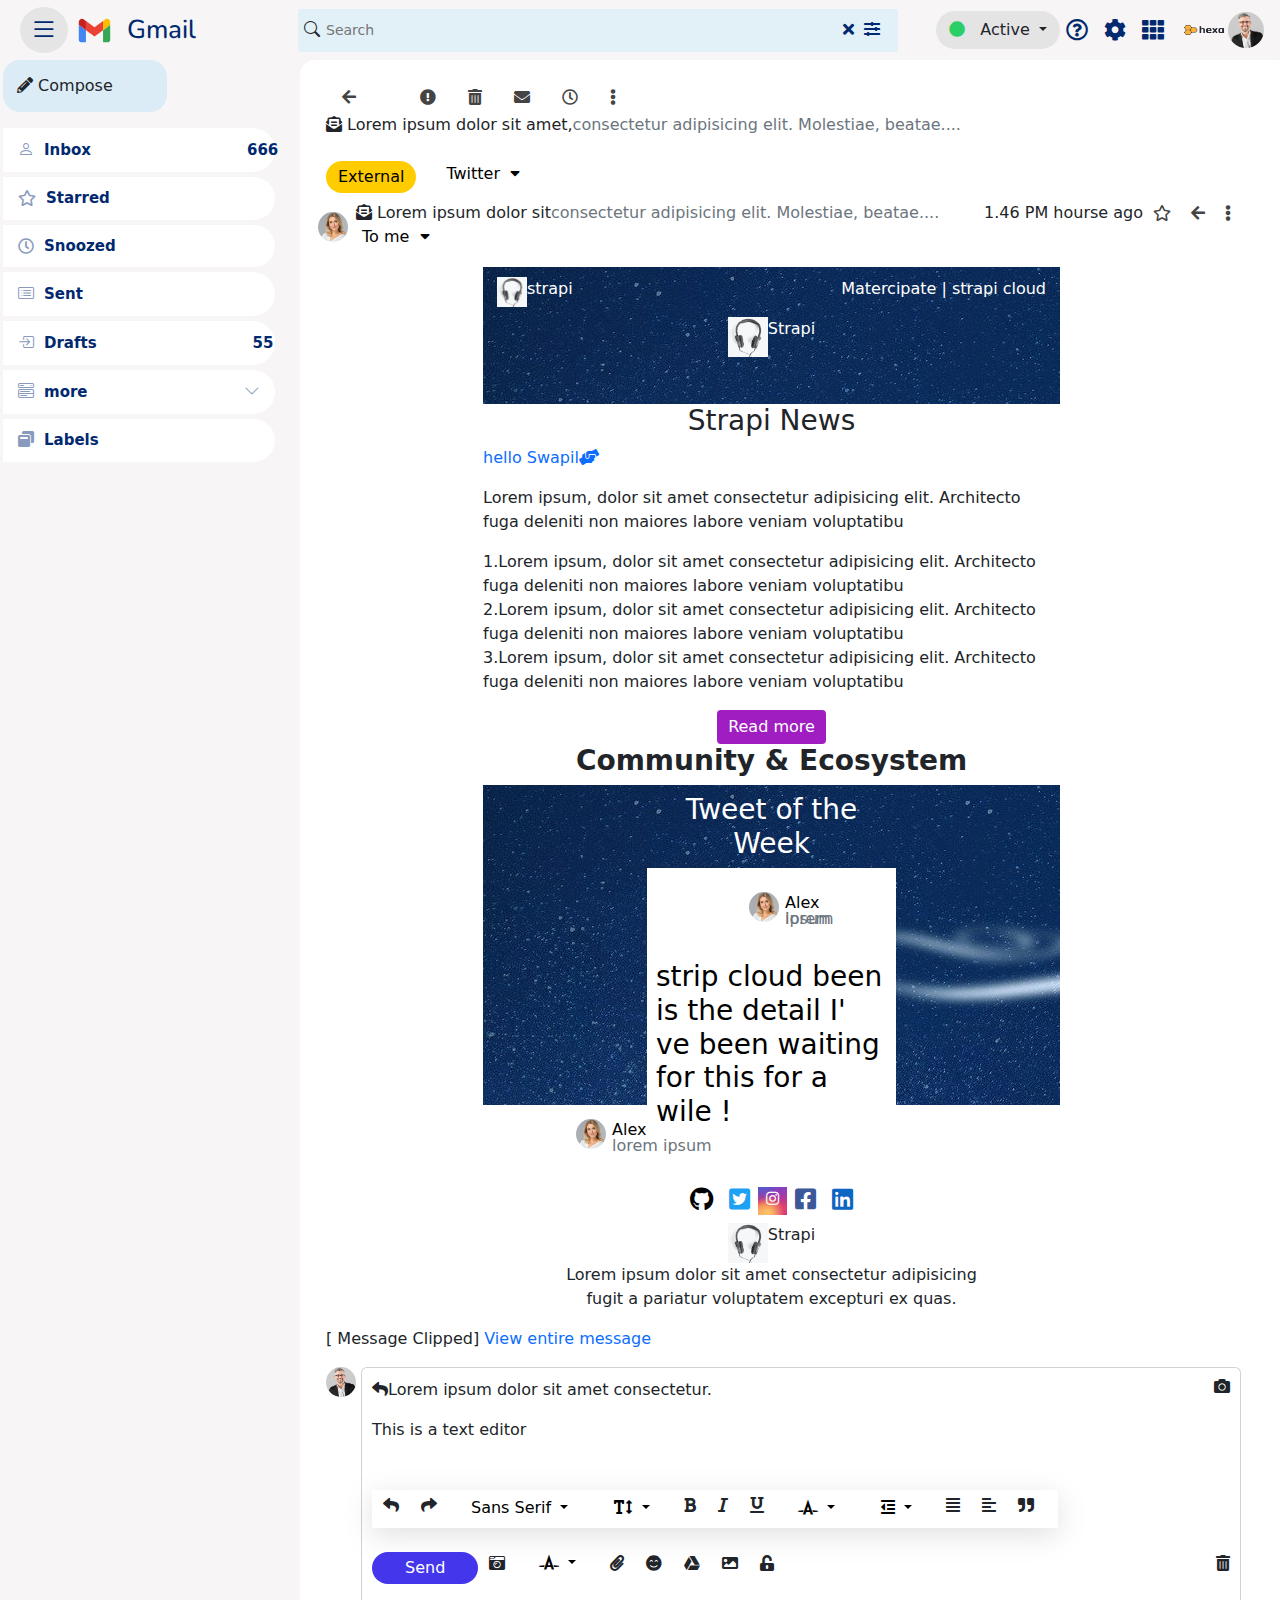
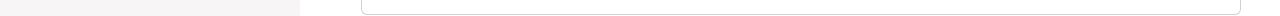
<file: gmail/detail.html>
<!DOCTYPE html>
<html lang="en">

<head>
  <meta charset="utf-8">
  <meta content="width=device-width, initial-scale=1.0" name="viewport">

  <title></title>
  <meta content="" name="description">
  <meta content="" name="keywords">

  <link href="assets/img/Gmail.svg" rel="icon">
  <link href="assets/img/Gmail.svg" rel="apple-touch-icon">

  <link href="https://fonts.googleapis.com/css?family=Open+Sans:300,300i,400,400i,600,600i,700,700i|Nunito:300,300i,400,400i,600,600i,700,700i|Poppins:300,300i,400,400i,500,500i,600,600i,700,700i" rel="stylesheet">
  <link rel="stylesheet" href="https://cdnjs.cloudflare.com/ajax/libs/font-awesome/5.15.4/css/all.min.css" integrity="sha512-1ycn6IcaQQ40/MKBW2W4Rhis/DbILU74C1vSrLJxCq57o941Ym01SwNsOMqvEBFlcgUa6xLiPY/NS5R+E6ztJQ==" crossorigin="anonymous" referrerpolicy="no-referrer" />
  <link href="assets/vendor/bootstrap/css/bootstrap.min.css" rel="stylesheet">
  <link href="assets/vendor/bootstrap-icons/bootstrap-icons.css" rel="stylesheet">
  <link href="assets/css/style.css" rel="stylesheet">
</head>
<body class="bg_tv">

  <!-- ======= header ======= -->
  <header id="header" class="header fixed-top d-flex align-items-center">
    <i class="bi bi-list toggle-sidebar-btn"></i>
    <div class="d-flex align-items-center justify-content-between">
      <a href="index.html" class="logo d-flex align-items-center">
        <img src="assets/img/Gmail.svg" alt="">
        <span class="">Gmail</span>
      </a>
    </div>
    <div class="search-bar">
      <form class="search-form d-flex align-items-center" method="POST" action="#">
        <a><i class="bi bi-search"></i></a>
        <input type="text" name="query" placeholder="Search" title="Enter search keyword">
        <button type="submit" title="Search"><i class="fas fa-times"></i> &nbsp;<i class="fas fa-sliders-h"></i></button>
      </form>
    </div>
    <nav class="header-nav ms-auto">
      <ul class="d-flex align-items-center">
        <li>
          <div class="dropdown">
            <button class="btn  dropdown-toggle activ_bg" type="button" data-bs-toggle="dropdown" aria-expanded="false">
              <i class="fas fa-circle"></i> &nbsp; Active
            </button>
            <ul class="dropdown-menu notifications dropdown-menu-arrow py-3">
              <li>
                <a class="dropdown-item" href="#">
                  <div class="d-flex dot_b">
                    <i class="fas fa-circle"></i>
                    <div class="auto_b">
                      <p>Automatic</p>
                      <p class="fs-8 text-secodary">Based o Activity</p>
                    </div>
                    <div class="righ text-black">
                      <i class="fas fa-check"></i>
                    </div>
                  </div>
                </a>
            </li>
              <li>
                <a class="dropdown-item" href="#">
                  <div class="d-flex dot_min">
                    <i class="fas fa-minus-circle"></i>
                    <div class="auto_b">
                      <p>Do not distrb</p>
                      <p class="fs-6 text-secodary">mute chat notifications</p>
                    </div>
                  </div>
                </a>
            </li>
            <li>
              <a class="dropdown-item" href="#">
                <div class="form-check">
                  <input class="form-check-input" type="radio" name="flexRadioDefault" id="flexRadioDefault1">
                  <label class="form-check-label" for="flexRadioDefault1">
                    Set as away
                  </label>
                </div>
              </a>
            </li>
            <li>
              <hr class="dropdown-divider">
            </li>
            <li>
              <a class="dropdown-item" href="#">
                <div class="d-flex dot_pen">
                  <i class="fas fa-pencil-alt"></i>
                  <div class="">
                    <p>Add a Status</p>
                  </div>
                </div>
              </a>
            </li>
            <li>
              <hr class="dropdown-divider">
            </li>
            <li>
              <a class="dropdown-item" href="#">
                <div class="d-flex dot_b">
                  <div class="">
                    <p class="ms-4">Chat notifications setting</p>
                  </div>
                </div>
              </a>
            </li>
            </ul>
          </div>
        </li>
      
        <li class="nav-item d-block d-lg-none ps-4">
          <a class="nav-link nav-icon search-bar-toggle " href="#">
            <i class="bi bi-search"></i>
          </a>
        </li>
        <li class="nav-item dropdown">
          <a class="nav-link nav-icon" href="#" data-bs-toggle="dropdown">
            <i class="far fa-question-circle"></i>
          </a>
          <ul class="dropdown-menu dropdown-menu-end dropdown-menu-arrow notifications">
            <li class="notification-item">
              Help
          </li>
            <li class="notification-item">
                Training
            </li>
            <li class="notification-item">
             Updates
            </li>
            <li>
              <hr class="dropdown-divider">
            </li>
            <li class="notification-item">
              send feedback to Google
            </li>
          </ul>
        </li>
        <li class="nav-item dropdown">
          <a class="nav-link nav-icon" href="#" data-bs-toggle="dropdown">
            <i class="fas fa-cog"></i>
          </a>
        </li>
        <li class="nav-item dropdown">
          <a class="nav-link nav-icon" href="#" data-bs-toggle="dropdown">
            <i class="fas fa-th"></i>
          </a>
        </li>
        <li class="nav-item dropdown pe-3">
          <a class="nav-link nav-profile d-flex align-items-center pe-0" href="#" data-bs-toggle="dropdown">
            <span class="d-none d-md-block nxt_t"><img src="./assets/img/hexa.png"></span>
            <img src="assets/img/messages-3.jpg" alt="Profile" class="rounded-circle">
          </a><!-- End Profile Iamge Icon -->

          <ul class="dropdown-menu dropdown-menu-end dropdown-menu-arrow profile">
            <li class="dropdown-header">
              <h6>Kevin Anderson</h6>
              <span>Web Designer</span>
            </li>
            <li>
              <hr class="dropdown-divider">
            </li>
            <li>
              <a class="dropdown-item d-flex align-items-center" href="users-profile.html">
                <i class="bi bi-person"></i>
                <span>My Profile</span>
              </a>
            </li>
            <li>
              <hr class="dropdown-divider">
            </li>
            <li>
              <a class="dropdown-item d-flex align-items-center" href="users-profile.html">
                <i class="bi bi-gear"></i>
                <span>Account Settings</span>
              </a>
            </li>
            <li>
              <hr class="dropdown-divider">
            </li>

            <li>
              <a class="dropdown-item d-flex align-items-center" href="">
                <i class="bi bi-question-circle"></i>
                <span>Need Help?</span>
              </a>
            </li>
            <li>
              <hr class="dropdown-divider">
            </li>

            <li>
              <a class="dropdown-item d-flex align-items-center" href="#">
                <i class="bi bi-box-arrow-right"></i>
                <span>Sign Out</span>
              </a>
            </li>

          </ul>
        </li>

      </ul>
    </nav>
  </header>
  <aside id="sidebar" class="sidebar">
    <li class="nav-item compose mb-3">
      <a class="nav-link " href="#">
        <i class="fas fa-pencil-alt"></i>
        <span>Compose</span>
      </a>
    </li>
    <!-- compose end -->
    <ul class="sidebar-nav" id="sidebar-nav">
      <li class="nav-item">
        <a class="nav-link collapsed" href="#">
          <i class="bi bi-person"></i>
          <span>Inbox</span>
          <span class="nav_t">666</span>
        </a>
      </li>

      <li class="nav-item">
        <a class="nav-link collapsed" href="#">
          <i class="far fa-star"></i>
          <span>Starred</span>
        </a>
      </li>

      <li class="nav-item">
        <a class="nav-link collapsed" href="#">
          <i class="far fa-clock"></i>
          <span>Snoozed</span>
        </a>
      </li>

      <li class="nav-item">
        <a class="nav-link collapsed" href="#">
          <i class="bi bi-card-list"></i>
          <span>Sent</span>
        </a>
      </li>

      <li class="nav-item">
        <a class="nav-link collapsed" href="#">
          <i class="bi bi-box-arrow-in-right"></i>
          <span>Drafts</span>
          <span class="nav_t">55</span>

        </a>
      </li>

      <li class="nav-item">
        <a class="nav-link collapsed" data-bs-target="#components-nav" data-bs-toggle="collapse" href="#">
          <i class="bi bi-menu-button-wide"></i><span>more</span><i class="bi bi-chevron-down ms-auto"></i>
        </a>
        <ul id="components-nav" class="nav-content collapse " data-bs-parent="#sidebar-nav">
          <li>
            <a href="#">
              <i class="far fa-bookmark"></i><span>Important</span>
            </a>
          </li>
          <li>
            <a href="#">
              <i class="far fa-paper-plane"></i><span>Scheduled</span>
            </a>
          </li>
          <li>
            <a href="#">
              <i class="fas fa-envelope"></i><span>All Mail</span>
            </a>
          </li>
          <li>
            <a href="#">
              <i class="fas fa-exclamation-circle"></i><span>Spam</span>
            </a>
          </li>
          <li>
            <a href="#">
              <i class="fas fa-trash-alt"></i><span>Trash</span>
            </a>
          </li>
          <li class="nav-item">
              <a class="btn " data-bs-toggle="collapse" href="#collapseExample" role="button" aria-expanded="false" aria-controls="collapseExample">
                <i class="fas fa-caret-right"></i><i class="far fa-bookmark"></i> &nbsp; categories
              </a>
            <div class="collapse" id="collapseExample">
              <div class=" card-body cat_lv">
                <ul>
                  <li> <a href="#"><i class="fas fa-user-friends"></i>Social</a></li>
                  <li> <a href="#"><i class="fas fa-exclamation-circle"></i>Updates</a></li>
                  <li> <a href="#"><i class="fas fa-comments"></i>Forums</a></li>
                  <li> <a href="#"><i class="fas fa-tag"></i>Promotions</a></li>
                </ul>
              </div>
            </div>
          </li>
          <li>
            <a href="#">
              <i class="fas fa-cog"></i><span>Manage labels</span>
            </a>
          </li>
          <li>
            <a href="./detail.html">
              <i class="fas fa-plus"></i><span>Create new label</span>
            </a>
          </li>
        </ul>
      </li>
      <li class="nav-item">
        <a class="nav-link collapsed" href="#">
          <span><i class="fas fa-window-restore"></i>Labels</span>
        </a>
      </li>
    </ul>

  </aside>

  <main id="main" class="main ">
    <div class="d-flex step_p mb-2 ms-4">
        <i class="fas fa-arrow-left"></i>
        <i class="fas fa-comment-alt-slash"></i>
        <i class="fas fa-exclamation-circle"></i>
        <i class="fas fa-trash-alt"></i>
        <i class="fas fa-envelope"></i>
        <i class="far fa-clock"></i>
        <i class="fas fa-ellipsis-v"></i>
    </div>
    <div class="d-flex mb-2 ms-4">
        <p class="txt_tab"><i class="fas fa-envelope-open-text"></i> Lorem ipsum dolor sit amet,<span class="text-secondary fs-8">consectetur adipisicing elit. Molestiae, beatae....</span></p>
        <i class="fas fa-comment-alt-slash"></i>
        <i class="fas fa-arrow-alt-to-right"></i>
    </div>
    <div class="d-flex ms-4">
        <div>
            <button class="extra">External</button>
        </div>
        <div class="d-flex ms-4">
            <div class="filter me-3 ">
                <button class="check_t d-flex" href="#" data-bs-toggle="dropdown">
                 Twitter &nbsp; <i class="fas fa-sort-down"></i></button>
                <ul class="dropdown-menu dropdown-menu-end dropdown-menu-arrow">
                  <li><a class="dropdown-item" href="#">Today</a></li>
                  <li><a class="dropdown-item" href="#">This Month</a></li>
                  <li><a class="dropdown-item" href="#">This Year</a></li>
                </ul>
              </div>
        </div>
    </div>
    <div class="d-flex mt-2 justify-content-between ms-4">
        <div class="d-flex per_m">
            <div class="d-flex">
                <img src="./assets/img/messages-2.jpg" width="30" height="30">
                <div class="">
                    <p class="txt_tab"><i class="fas fa-envelope-open-text"></i> Lorem ipsum dolor sit<span class="text-secondary fs-8">consectetur adipisicing elit. Molestiae, beatae....</span></p>
                    <div class="d-flex">
                        <div class="filter me-3 tome">
                            <button class="check_t d-flex" href="#" data-bs-toggle="dropdown">
                            To me &nbsp; <i class="fas fa-sort-down"></i></button>
                            <ul class="dropdown-menu dropdown-menu-end dropdown-menu-arrow">
                            <li><a class="dropdown-item" href="#">Today</a></li>
                            <li><a class="dropdown-item" href="#">This Month</a></li>
                            <li><a class="dropdown-item" href="#">This Year</a></li>
                            </ul>
                        </div>
                    </div>
                </div>
            </div>
        </div>
        <div class="d-flex time_p">
            <p>1.46 PM hourse ago</p>
            <i class="far fa-star"></i>
            <i class="fas fa-arrow-left"></i>
            <i class="fas fa-ellipsis-v"></i>
        </div>
    </div>
    <div class="detail_pg">
        <div class="card leter">
            <div class="strapi">
                <div class="d-flex justify-content-between">
                    <div class="d-flex"><img src="./assets/img/product-5.jpg" width="30" height="30"><p>strapi</p></div>
                    <div class=""><p>Matercipate | strapi cloud</p></div>
                </div>
                <div class=" text-white d-flex justify-content-center mr-auto">
                    <img src="./assets/img/product-5.jpg" width="40" height="40"><p>Strapi</p>
                </div>
            </div>
            <h3 class="text-center">Strapi News</h3>
            <p class="text-start text-primary  mb-3">hello Swapil<i class="fas fa-hands-helping"></i></p>
            <p>Lorem ipsum, dolor sit amet consectetur adipisicing elit. Architecto fuga deleniti non maiores labore veniam voluptatibu</p>
            <ul>
                <li>
                    1.<a href="bild better wester with remix with kent"></a><span>Lorem ipsum, dolor sit amet consectetur adipisicing elit. Architecto fuga deleniti non maiores labore veniam voluptatibu
                    </span>
                </li>
                <li>
                    2.<a href="bild better wester with remix with kent"></a><span>Lorem ipsum, dolor sit amet consectetur adipisicing elit. Architecto fuga deleniti non maiores labore veniam voluptatibu
                    </span>
                </li>
                <li>
                    3.<a href="bild better wester with remix with kent"></a><span>Lorem ipsum, dolor sit amet consectetur adipisicing elit. Architecto fuga deleniti non maiores labore veniam voluptatibu
                    </span>
                </li>
            </ul>
            <div class="d-flex mr-auto justify-content-center read">
                <button>Read more</button>
            </div>
            <hr class="dropdown-divider">
            <div class="">
                <h3 class="fw-bold text-center">Community & Ecosystem</h3>
            </div>
            <div class="tweet">
                <h3 class="text-center pt-2">Tweet of the Week</h3>
                <div class="bg_vr">
                    <div class="d-flex strip">
                        <img src="./assets/img/messages-2.jpg" width="30" height="30">
                        <div class="alex">
                            <p class="text-black">Alex</p>
                            <p class="text-secondary">lorem ipsum</p>
                        </div>
                    </div>
                    <h3 class="text-black">strip cloud been is the detail I' ve been waiting for this for a wile !</h3>
                </div>
            </div>

              <div class="">
                <div class="d-flex strip">
                    <img src="./assets/img/messages-2.jpg" width="30" height="30">
                    <div class="alex">
                        <p class="text-black">Alex</p>
                        <p class="text-secondary">lorem ipsum</p>
                    </div>
                </div>
                <div class="d-flex mr-auto justify-content-center social mb-2">
                  <a href="" class="git"><i class="fab fa-github"></i></a>
                  <a href="" class="twit"><i class="fab fa-twitter-square"></i></a>
                  <a href="" class="inst"><i class="fab fa-instagram"></i></a>
                  <a href="" class="face"><i class="fab fa-facebook-square"></i></a>
                  <a href="" class="linkd"><i class="fab fa-linkedin"></i></a>
                </div>
                <div class="text-center">
                    <div class="">
                      <div class="d-flex justify-content-center mr-auto"><img src="./assets/img/product-5.jpg" width="40" height="40"><p>Strapi</p>
                      </div>
                      <p>Lorem ipsum dolor sit amet consectetur adipisicing <br> fugit a pariatur voluptatem excepturi ex quas.</p>
                   </div>
                </div>
            </div>
        </div>    
    </div>
    <div class="ms-4">
      <p>[ Message Clipped] <a href="#">View entire message</a></p>
    </div>
    <div class="d-flex got ms-4">
      <img src="./assets/img/messages-3.jpg" width="30" height="30">
      <div class="card text_chat">
        <div class="d-flex justify-content-between">
          <p><i class="fas fa-reply"></i>Lorem ipsum dolor sit amet consectetur.</p>
          <i class="fas fa-camera"></i>
        </div>
        <p class="">This is a  text editor</p>

        <div class="mt-4">
           <div class="d-flex boxig my-2">
            <ul class="d-flex store">
              <li class="mt-1"><i class="fas fa-reply"></i></li>
              <li class="mt-1"><i class="fas fa-share"></i></li>
              <li>
                <div class="dropdown top_br">
                  <button class="btn btn-secondary dropdown-toggle" type="button" data-bs-toggle="dropdown" aria-expanded="false">
                    Sans Serif
                  </button>
                  <ul class="dropdown-menu">
                    <li><a class="dropdown-item" href="#">Action</a></li>
                    <li><a class="dropdown-item" href="#">Another action</a></li>
                    <li><a class="dropdown-item" href="#">Something else here</a></li>
                  </ul>
                </div>
              </li>
              <li>
                <div class="dropdown top_br">
                  <button class="btn btn-secondary dropdown-toggle" type="button" data-bs-toggle="dropdown" aria-expanded="false">
                    <i class="fas fa-text-height"></i>
                  </button>
                  <ul class="dropdown-menu">
                    <li><a class="dropdown-item" href="#">Action</a></li>
                    <li><a class="dropdown-item" href="#">Another action</a></li>
                    <li><a class="dropdown-item" href="#">Something else here</a></li>
                  </ul>
                </div>
              </li>
              <li class="mt-1">
                <i class="fas fa-bold"></i>
              </li>
              <li class="mt-1"><i class="fas fa-italic"></i>
              </li>
              <li class="mt-1"><i class="fas fa-underline"></i>
              </li>
              <li class="mb-1">
                <div class="dropdown top_br pb-4">
                  <button class="btn btn-secondary dropdown-toggle mb-3" type="button" data-bs-toggle="dropdown" aria-expanded="false">
                    <i class="fab fa-autoprefixer"></i>
                  </button>
                  <ul class="dropdown-menu">
                    <li><a class="dropdown-item" href="#">Action</a></li>
                    <li><a class="dropdown-item" href="#">Another action</a></li>
                    <li><a class="dropdown-item" href="#">Something else here</a></li>
                  </ul>
                </div>
              </li>
              <li>
                <div class="dropdown top_br">
                  <button class="btn btn-secondary dropdown-toggle" type="button" data-bs-toggle="dropdown" aria-expanded="false">
                    <i class="fas fa-outdent"></i>
                  </button>
                  <ul class="dropdown-menu">
                    <li><a class="dropdown-item" href="#">Action</a></li>
                    <li><a class="dropdown-item" href="#">Another action</a></li>
                    <li><a class="dropdown-item" href="#">Something else here</a></li>
                  </ul>
                </div>
              </li>
              <li class="mt-1"> <i class="fas fa-align-justify"></i>
              </li>
              <li class="mt-1"><i class="fas fa-align-left"></i>
              </li>
              <li class="mt-1"><i class="fas fa-quote-right"></i>
              </li>
            </ul>
           </div>
        </div>
        <div class="d-flex justify-content-between mr-auto">
          <div class="d-flex">
              <div class="">
                 <button class="send">Send</button>
              </div>
              <ul class="d-flex store">
                <li><i class="fas fa-camera-retro"></i></li>
                <li>
                  <div class="dropdown top_br lv_d">
                    <button class="btn btn-secondary dropdown-toggle" type="button" data-bs-toggle="dropdown" aria-expanded="false">
                      <i class="fab fa-autoprefixer"></i>
                    </button>
                    <ul class="dropdown-menu">
                      <li><a class="dropdown-item" href="#">Action</a></li>
                      <li><a class="dropdown-item" href="#">Another action</a></li>
                      <li><a class="dropdown-item" href="#">Something else here</a></li>
                    </ul>
                  </div>
                </li>
                <li><i class="fas fa-paperclip"></i></li>
                <li><i class="fas fa-smile-beam"></i></li>
                <li><i class="fab fa-google-drive"></i></li>
                <li><i class="fas fa-image"></i></li>
                <li><i class="fas fa-unlock-alt"></i></li>
                <li></li>
              </ul>
          </div>
          <div class="">
            <i class="fas fa-trash-alt"></i>
          </div>
        </div>
      </div>
    </div>
  </main>
  <script src="assets/vendor/bootstrap/js/bootstrap.bundle.min.js"></script>
  <script src="assets/js/main.js"></script>
</body>
</html>
</file>
<file: gmail/assets/css/style.css>
body{overflow: hidden;  background-color: #f7f5f5;
font-size: 16px;}
#main {
  margin-top: 60px;
    padding: 28px 38px 0px 1px;
    transition: all 0.3s;
    background-color: #fff;
    border: 1px solid #fff;
    border-radius: 14px 0px 0px 0px;
}

@media (max-width: 1199px) {
  #main {
    padding: 20px;
  }
}

.dropdown-menu {
  width: 240px;
  border-radius: 4px;
  padding: 0px 0;
  -webkit-animation-name: dropdown-animate;
  animation-name: dropdown-animate;
  -webkit-animation-duration: 0.2s;
  animation-duration: 0.2s;
  -webkit-animation-fill-mode: both;
  animation-fill-mode: both;
  border: 0;
  box-shadow: 0 5px 30px 0 rgba(82, 63, 105, 0.2);
}

.dropdown-menu .dropdown-header,
.dropdown-menu .dropdown-footer {
  text-align: center;
  font-size: 15px;
  padding: 10px 25px;
}

.dropdown-menu .dropdown-footer a {
  color: #444444;
  text-decoration: underline;
}

.dropdown-menu .dropdown-footer a:hover {
  text-decoration: none;
}

.dropdown-menu .dropdown-divider {
  color: #a5c5fe;
  margin: 0;
}

.dropdown-menu .dropdown-item {
  font-size: 14px;
  padding: 6px 9px;
  transition: 0.3s;
}

.dropdown-menu .dropdown-item i {
  margin-right: 10px;
  font-size: 18px;
  line-height: 0;
}

.dropdown-menu .dropdown-item:hover {
  background-color: #f6f9ff;
}

@media (min-width: 768px) {
  .dropdown-menu-arrow::before {
    content: "";
    width: 13px;
    height: 13px;
    background: #fff;
    position: absolute;
    top: -7px;
    right: 20px;
    transform: rotate(45deg);
    border-top: 1px solid #eaedf1;
    border-left: 1px solid #eaedf1;
  }
}


.logo {
  line-height: 1;
}

@media (min-width: 1200px) {
  .logo {
    width: 210px;
  }
}

.logo img {
  max-height: 35px;
  margin-right: 6px;
}

.logo span {
  font-size: 26px;
  font-weight: 500;
  color: #012970;
  font-family: "Nunito", sans-serif;
}

.header {
  transition: all 0.5s;
  z-index: 997;
  height: 60px;
  background-color: #f7f5f5;
  padding-left: 20px;
  /* Toggle Sidebar Button */
  /* Search Bar */
}

.header .toggle-sidebar-btn {
  font-size: 28px;
  cursor: pointer;
  color: #012970;
  background: #e5e5e5;
  border-radius: 50%;
  padding: 2px 10px;
}

.header .search-bar {
  min-width: 360px;
  padding: 0 20px;
}

@media (max-width: 1199px) {
  .header .search-bar {
    position: fixed;
    top: 50px;
    left: 0;
    right: 0;
    border: none;
    padding: 20px;
    background: #f5f8fe;
    z-index: 9999;
    transition: 0.3s;
    visibility: hidden;
    opacity: 0;
  }

  .header .search-bar-show {
    top: 60px;
    visibility: visible;
    opacity: 1;
  }
}

.header .search-form {
  width: 600px;
}

.header .search-form input {
  border: none;
  font-size: 14px;
  color: #012970;
  padding: 11px 36px 11px 28px;
  border-radius: 3px;
  transition: 0.3s;
  background-color: #e2f0f7;
  width: 100%;
}
.activ_bg{
  background-color: #e5e4e4;
  border-radius: 30px;
  margin-right: 6px;
}
.activ_bg:hover{
  background-color: #e5e4e4 !important;
  border-radius: 30px;
  border: none;
}
.auto_b{line-height: 1px;}
.active_bg{    inset: 8px -15px auto auto !important;}
.activ_bg i{color: #2acf68;}
.dot_b i{padding: 10px 5px;font-size: 13px;  color:#2ace68;}
.dot_min i {padding: 10px 5px;font-size: 13px;   color: red;}
.dot_pen i {padding: 10px 5px;font-size: 13px;  color: #444444;}
.header .search-form input:hover {
  outline: none;
  box-shadow: 0 0 10px 0 rgba(1, 41, 112, 0.15);
  background-color: #fff;
}
.compose{list-style: none;
  background-color: #dbecf7;
  width: 164px;
  border-radius: 17px;}
  .compose a{padding: 14px 14px;}
.form-check-input {
  width: 1.3em !important;
  height: 1.3em !important;
margin-right: 14px;}
  .txt_tab{font-weight: 500;}
.righ i{padding-left: 48px;color: #000 !important;}
.nxt_t img{width: 48px;}

.form-check .form-check-input {
  margin-left: -1.1em !important;
}
.tab_scroll{    overflow: scroll;
  overflow-x: hidden;
  overflow-y: scroll;
  height: 590px;}

  .tab_scroll::-webkit-scrollbar {width: 0.4em;border-radius: 8px;}
.tab_scroll::-webkit-scrollbar-track {-webkit-box-shadow: inset 0 0 3px rgba(211, 209, 209, 0.3);}
.tab_scroll::-webkit-scrollbar-thumb {background-color: rgb(204, 203, 201);outline: 1px solid rgb(204, 203, 201);
border-radius: 1px;}
.cat_lv{background: none; box-shadow: none;}
.header .search-form button {
  border: none;
  padding: 0;
  margin-left: -55px;
  background: none;
}

.header .search-form button i {
  color: #012970;
}
.header .search-form a i{position: absolute;
  padding: 0px 6px;top: 18px;}
/*--------------------------------------------------------------
# Header Nav
--------------------------------------------------------------*/
.header-nav ul {
  list-style: none;
}
.icon{background-color: #fff;
  border-radius: 6px;
  border: 1px solid #c3c2bf;
  padding: 3px 13px;
  margin-bottom: 9px;}
  .icon i{position: relative;
    bottom: 3px;}
.header-nav>ul {
  margin: 0;
  padding: 0;
}
.check_t{background-color: transparent; border: none !important;}

.header-nav .nav-icon {
  font-size: 22px;
  color: #012970;
  margin-right: 16px;
  position: relative;
}

.header-nav .nav-profile {
  color: #012970;
}

.header-nav .nav-profile img {
  max-height: 36px;
}

.header-nav .nav-profile span {
  font-size: 14px;
  font-weight: 600;
}

.header-nav .badge-number {
  position: absolute;
  inset: -2px -5px auto auto;
  font-weight: normal;
  font-size: 12px;
  padding: 3px 6px;
}

.header-nav .notifications {
  inset: 8px -15px auto auto !important;
}

.header-nav .notifications .notification-item {
  display: flex;
  align-items: center;
  padding: 7px 10px;
  transition: 0.3s;
}

.header-nav .notifications .notification-item i {
  margin: 0 20px 0 10px;
  font-size: 24px;
}

.header-nav .notifications .notification-item h4 {
  font-size: 16px;
  font-weight: 600;
  margin-bottom: 5px;
}

.header-nav .notifications .notification-item p {
  font-size: 13px;
  margin-bottom: 3px;
  color: #919191;
}

.header-nav .notifications .notification-item:hover {
  background-color: #f6f9ff;
}

.header-nav .messages {
  inset: 8px -15px auto auto !important;
}

.header-nav .messages .message-item {
  padding: 15px 10px;
  transition: 0.3s;
}

.header-nav .messages .message-item a {
  display: flex;
}

.header-nav .messages .message-item img {
  margin: 0 20px 0 10px;
  max-height: 40px;
}

.header-nav .messages .message-item h4 {
  font-size: 16px;
  font-weight: 600;
  margin-bottom: 5px;
  color: #444444;
}

.header-nav .messages .message-item p {
  font-size: 13px;
  margin-bottom: 3px;
  color: #919191;
}

.header-nav .messages .message-item:hover {
  background-color: #f6f9ff;
}

.header-nav .profile {
  min-width: 240px;
  padding-bottom: 0;
  top: 8px !important;
}

.header-nav .profile .dropdown-header h6 {
  font-size: 18px;
  margin-bottom: 0;
  font-weight: 600;
  color: #444444;
}

.header-nav .profile .dropdown-header span {
  font-size: 14px;
}

.header-nav .profile .dropdown-item {
  font-size: 14px;
  padding: 10px 15px;
  transition: 0.3s;
}

.header-nav .profile .dropdown-item i {
  margin-right: 10px;
  font-size: 18px;
  line-height: 0;
}

.header-nav .profile .dropdown-item:hover {
  background-color: #f6f9ff;
}

/*--------------------------------------------------------------
# Sidebar
--------------------------------------------------------------*/
.sidebar {
  position: fixed;
  top: 60px;
  left: 0;
  bottom: 0;
  width: 300px;
  z-index: 996;
  transition: all 0.3s;
  padding: 0px 25px 0px 3px !important;
  overflow-y: auto;
  scrollbar-width: thin;
  scrollbar-color: #aab7cf transparent;
  background-color: #f7f5f5;
}

@media (max-width: 1199px) {
  .sidebar {
    left: -300px;
  }
}

.sidebar::-webkit-scrollbar {
  width: 5px;
  height: 8px;
  background-color: #fff;
}

.sidebar::-webkit-scrollbar-thumb {
  background-color: #aab7cf;
}

@media (min-width: 1200px) {

  #main,
  #footer {
    margin-left: 300px;
  }
}

@media (max-width: 1199px) {
  .toggle-sidebar .sidebar {
    left: 0;
  }
}

@media (min-width: 1200px) {

  .toggle-sidebar #main,
  .toggle-sidebar #footer {
    margin-left: 0;
  }

  .toggle-sidebar .sidebar {
    left: -300px;
  }
}

.sidebar-nav {
  padding: 0;
  margin: 0;
  list-style: none;
}

.sidebar-nav li {
  padding: 0;
  margin: 0;
  list-style: none;
}
.nav_t{padding-left: 156px;}
.sidebar-nav .nav-item {
  margin-bottom: 5px;
}

.sidebar-nav .nav-heading {
  font-size: 11px;
  text-transform: uppercase;
  color: #899bbd;
  font-weight: 600;
  margin: 10px 0 5px 15px;
}

.sidebar-nav .nav-link {
  display: flex;
  align-items: center;
  font-size: 15px;
  font-weight: 600;
  color: #4154f1;
  transition: 0.3;
  background: #f6f9ff;
  padding: 10px 15px;
  border-radius: 0px 36px 36px 0px;
}

.sidebar-nav .nav-link i {
  font-size: 16px;
  margin-right: 10px;
  color: #4154f1;
}

.sidebar-nav .nav-link.collapsed {
  color: #012970;
  background: #fff;
}

.sidebar-nav .nav-link.collapsed i {
  color: #899bbd;
}

.sidebar-nav .nav-link:hover {
  color: #4154f1;
  background: #f6f9ff;
}

.sidebar-nav .nav-link:hover i {
  color: #4154f1;
}

.sidebar-nav .nav-link .bi-chevron-down {
  margin-right: 0;
  transition: transform 0.2s ease-in-out;
}

.sidebar-nav .nav-link:not(.collapsed) .bi-chevron-down {
  transform: rotate(180deg);
}

.sidebar-nav .nav-content {
  padding: 5px 0 0 0;
  margin: 0;
  list-style: none;
}

.sidebar-nav .nav-content a {
  display: flex;
  align-items: center;
  font-size: 14px;
  font-weight: 600;
  color: #012970;
  transition: 0.3;
  padding: 10px 0 10px 40px;
  transition: 0.3s;
}
a{list-style: none; border:none; text-decoration: none !important;}
ul{list-style: none;padding: 0px 0px;}
.tab_vr{padding: 0px 21px 0px 9px;}
.one_rw{text-decoration: none;color: #000;}
.row_hvr{border-bottom: 1px solid #d9d9d9;}
.row_hvr:hover{background-color: #e9e8e6;}
.sidebar-nav .nav-content a i {
  font-size: 14px;
  margin-right: 8px;
  line-height: 0;
  border-radius: 50%;
}

.sidebar-nav .nav-content a:hover,
.sidebar-nav .nav-content a.active {
  color: #4154f1;
}

.sidebar-nav .nav-content a.active i {
  background-color: #4154f1;
}






.profile .profile-card img {
  max-width: 120px;
}

.profile .profile-card h2 {
  font-size: 24px;
  font-weight: 700;
  color: #2c384e;
  margin: 10px 0 0 0;
}

.profile .profile-card h3 {
  font-size: 18px;
}

.profile .profile-card .social-links a {
  font-size: 20px;
  display: inline-block;
  color: rgba(1, 41, 112, 0.5);
  line-height: 0;
  margin-right: 10px;
  transition: 0.3s;
}

.profile .profile-card .social-links a:hover {
  color: #012970;
}

.profile .profile-overview .row {
  margin-bottom: 20px;
  font-size: 15px;
}

.profile .profile-overview .card-title {
  color: #012970;
}

.profile .profile-overview .label {
  font-weight: 600;
  color: rgba(1, 41, 112, 0.6);
}

.profile .profile-edit label {
  font-weight: 600;
  color: rgba(1, 41, 112, 0.6);
}

.profile .profile-edit img {
  max-width: 120px;
}

/*  */
.detail_pg{width: 100%;
  padding: 0px 181px;}
.extra{background-color: #fc0;
  border: none;
  border-radius: 20px;
  padding: 4px 12px;}
  .step_p i{padding: 0px 16px; color: #444444;}
  .per_m img{border-radius: 20px;
    position: relative;
    top: 11px;
    right: 8px;}
  .time_p i{padding: 4px 10px;color: #444444;}
  .filter {position: relative;}
  .strapi{background-image: url(../img/detail.jpg);
    color: #fff;
    padding: 10px 14px;
    height: 137px;}
    .bg_vr{background-color: #fff;
      padding: 10px 9px;
  }
  .tome{position: relative; top: -17px;}
  .leter{border: none !important;}
  .alex{line-height: 0px;padding: 11px 6px;}
    .tweet{background-image: url(../img/detail.jpg); color: #fff; height: 320px;padding: 0px 164px;}
    .bg_tv{overflow: scroll; overflow-y: scroll;overflow-x: hidden; } 
    .strip img{border-radius: 50%;}
    .strip{    padding: 14px 93px;}
    .read button{background-color: #a01ec1;
      border: none;
      color: #fff;
      padding: 5px 11px;border-radius: 4px;}
  .social i{font-size: 24px;padding: 0px 8px;}
  .git{color: #000;}
  .twit i{color: #1DA1F2;}
  .inst i{font-size: 15px;}
  .inst{color:#fff;background: radial-gradient(circle farthest-corner at 35% 90%,#fec564,transparent 50%),radial-gradient(circle farthest-corner at 0 140%,#fec564,transparent 50%),radial-gradient(ellipse farthest-corner at 0 -25%,#5258cf,transparent 50%),radial-gradient(ellipse farthest-corner at 20% -50%,#5258cf,transparent 50%),radial-gradient(ellipse farthest-corner at 100% 0,#893dc2,transparent 50%),radial-gradient(ellipse farthest-corner at 60% -20%,#893dc2,transparent 50%),radial-gradient(ellipse farthest-corner at 100% 100%,#d9317a,transparent),linear-gradient(#6559ca,#bc318f 30%,#e33f5f 50%,#f77638 70%,#fec66d 100%); }
  .face{color:#3b5998; }
  .linkd{color: #0A66C2;}
  .got img{border-radius: 50%;}
  .text_chat{width: 100%; padding: 10px 10px;margin-left: 5px;}
  .boxig ul{box-shadow: rgba(100, 100, 111, 0.2) 0px 7px 29px 0px;background-color: #fff;width: 80%;
    height: 38px;
}
  .send{background: #4336eb;
    color: #fff;
    border: none;
    border-radius: 20px;
    padding: 4px 33px;}
    .top_br button{    background: none;
      border: none;
      color: #000 !important;}
      .top_br button:hover{  background: none;
        border: none;
        color: #000 !important;}
        .store{list-style: none; }
        .lv_d{position: relative;
          bottom: 7px;}
        .store li{padding: 0px 11px;}
</file>
